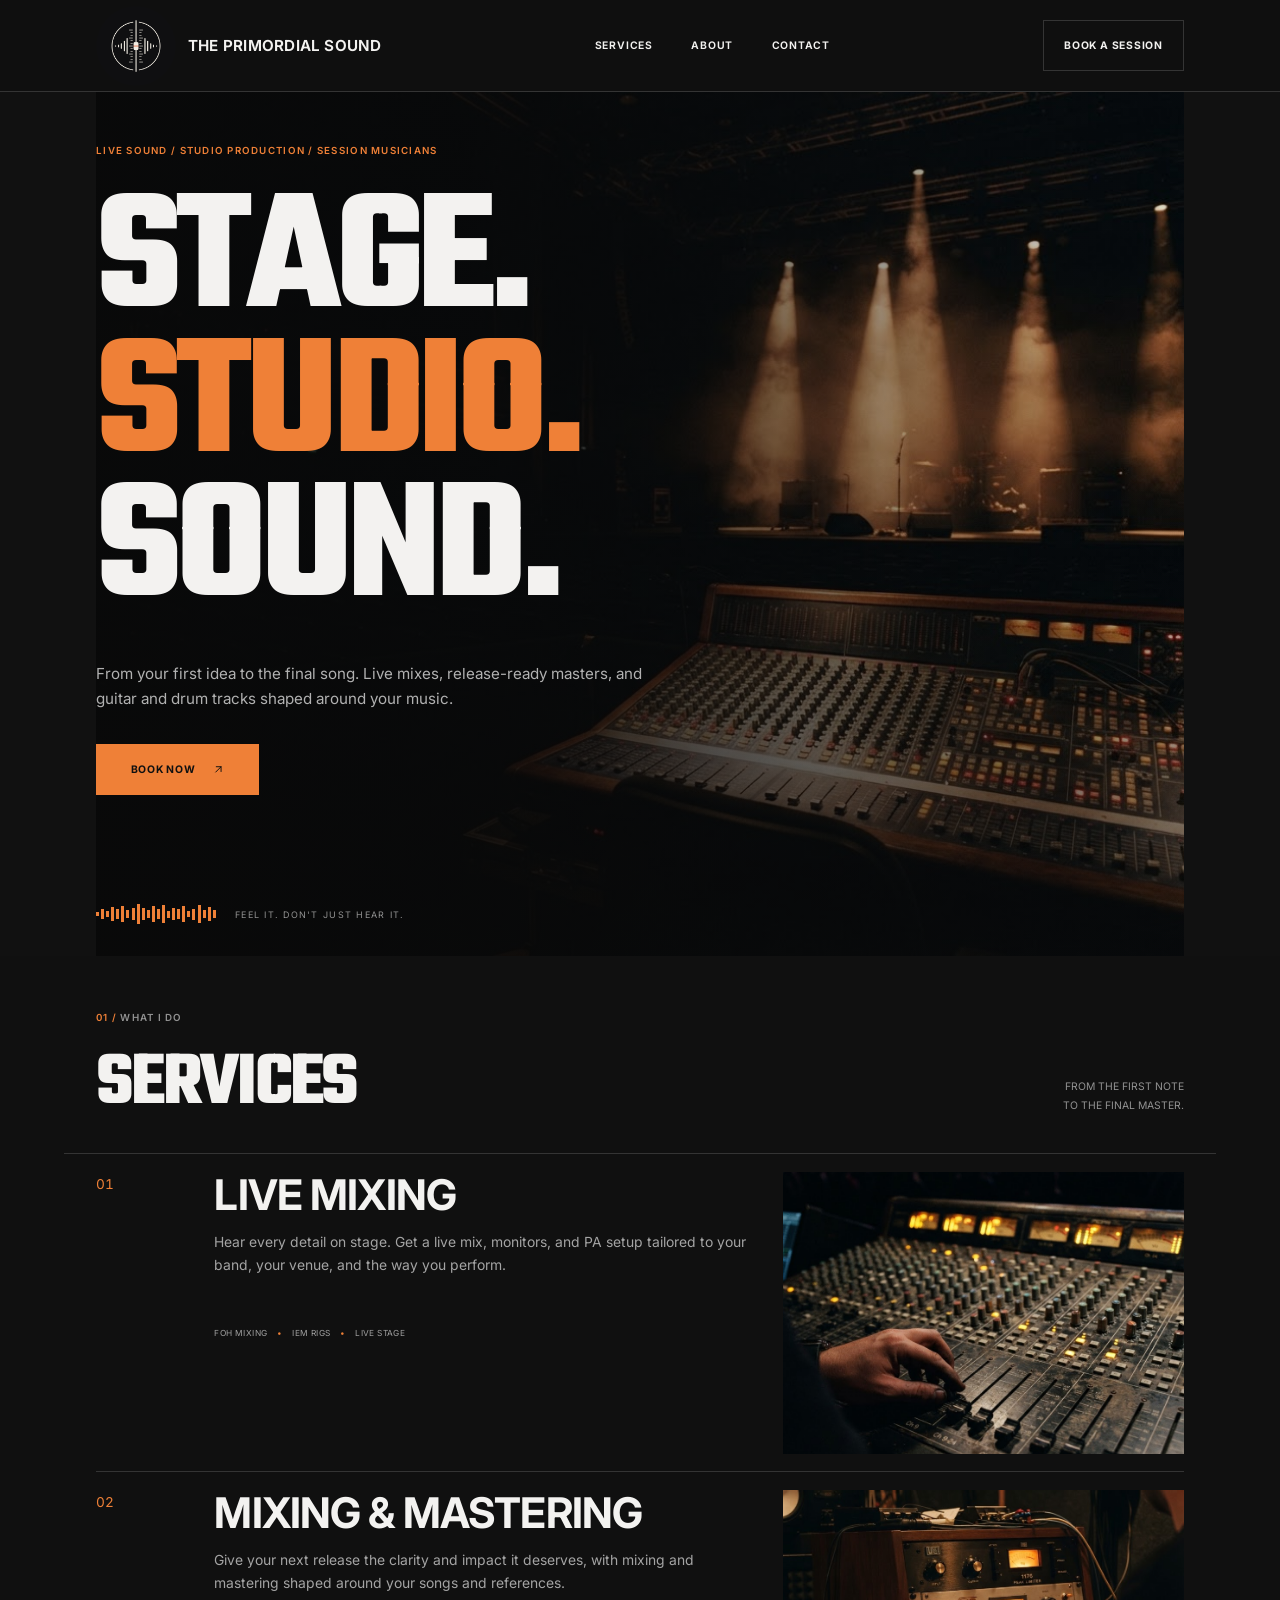
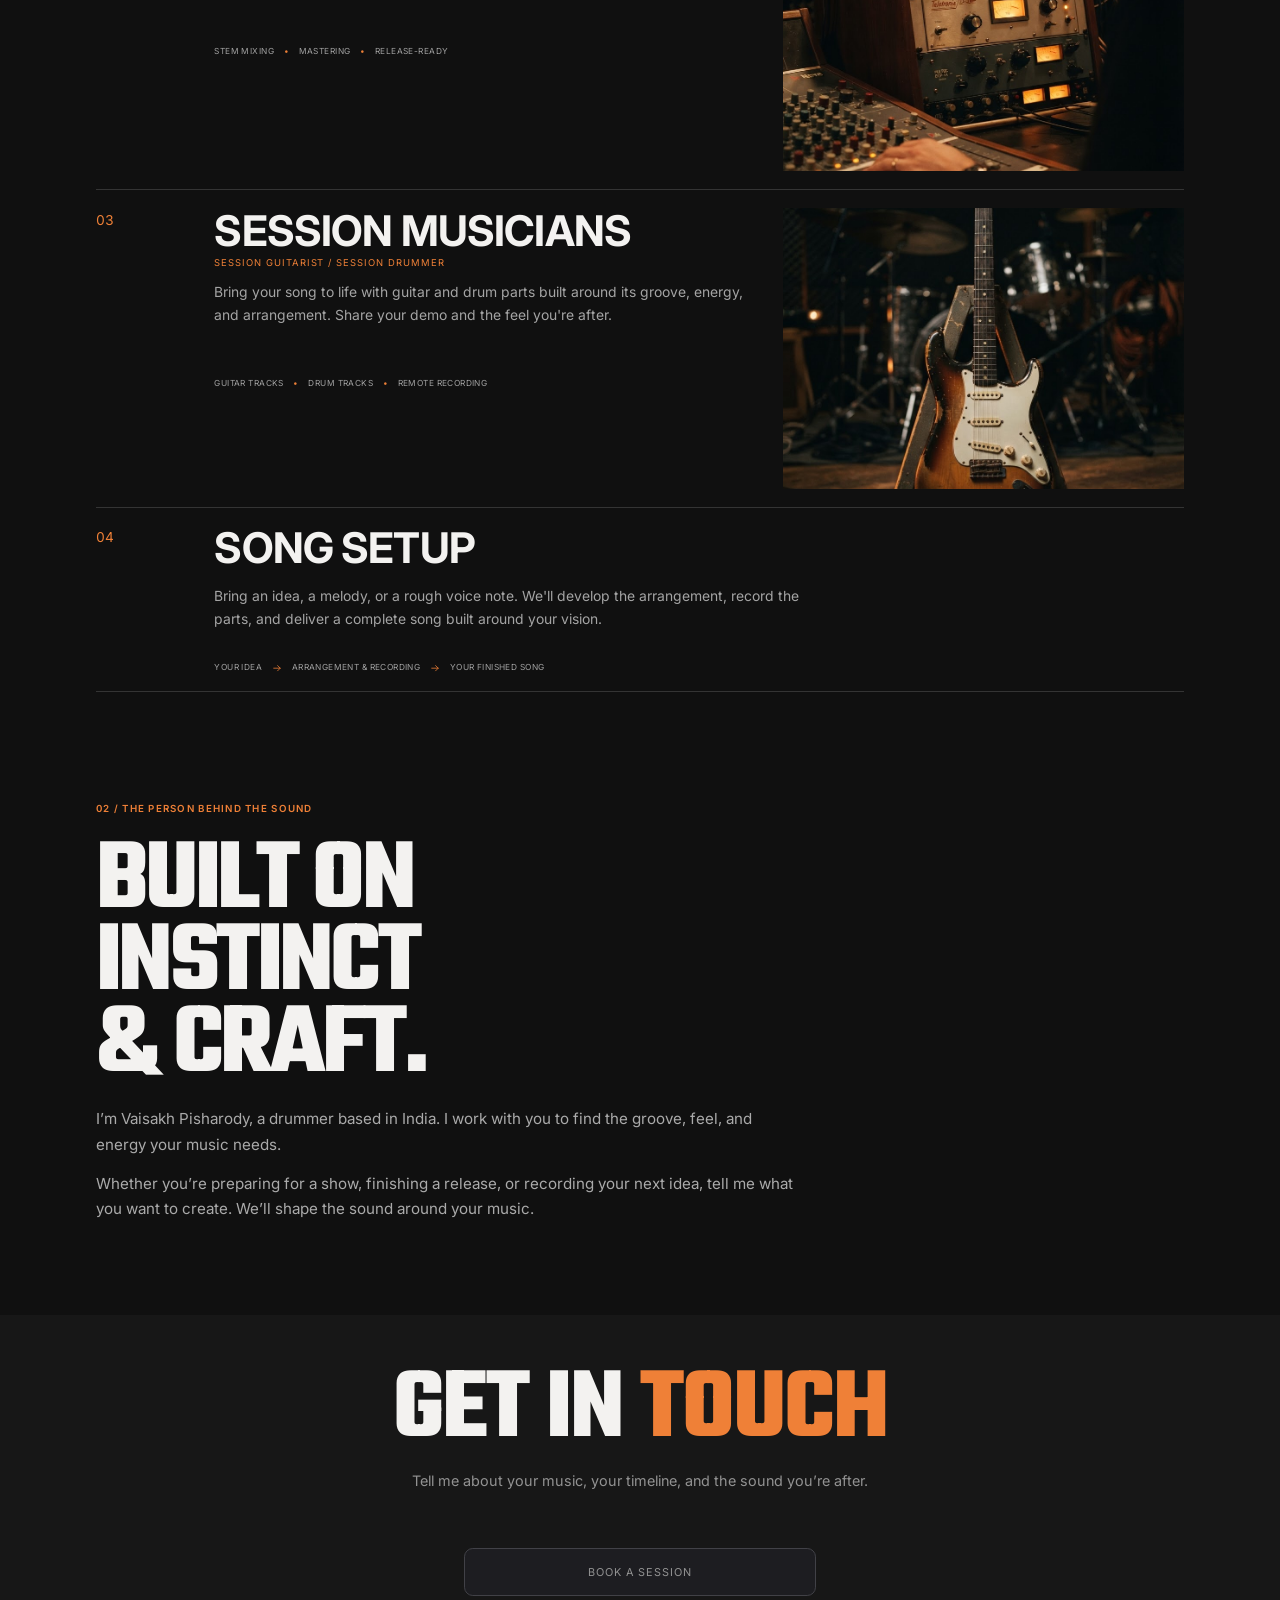
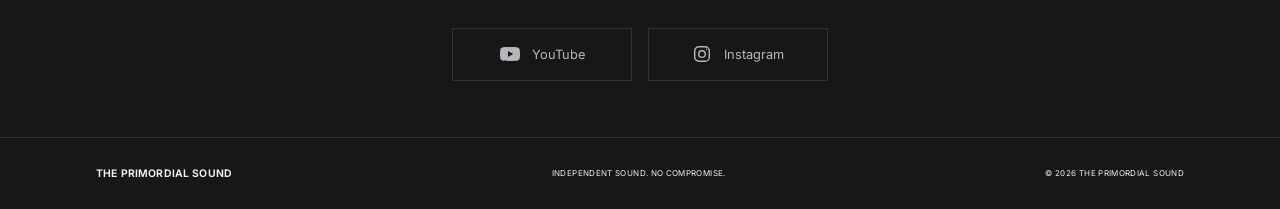
<file: index.html>
<!doctype html>
<html lang="en">
  <head>
    <meta charset="utf-8">
    <meta name="viewport" content="width=device-width, initial-scale=1">
    <meta name="description" content="Live sound, studio production, and session musicians. Based in India. Heard worldwide.">
    <title>The Primordial Sound — Live Sound · Studio · Label</title>
    <link rel="icon" href="assets/brand/fader-icon-dark.png" type="image/png">

    <link rel="preconnect" href="https://fonts.googleapis.com">
    <link rel="preconnect" href="https://fonts.gstatic.com" crossorigin>
    <link href="https://fonts.googleapis.com/css2?family=Inter:ital,opsz,wght@0,14..32,100..900;1,14..32,100..900&display=swap" rel="stylesheet">
    <link href="https://fonts.googleapis.com/css2?family=Teko:wght@500;600;700&display=swap" rel="stylesheet">
    <link rel="preconnect" href="https://fonts.googleapis.com">
    <link rel="preconnect" href="https://fonts.gstatic.com" crossorigin>
    <link href="https://fonts.googleapis.com/css2?family=Poppins:ital,wght@0,100;0,200;0,300;0,400;0,500;0,600;0,700;0,800;0,900;1,100;1,200;1,300;1,400;1,500;1,600;1,700;1,800;1,900&display=swap" rel="stylesheet">

    <link rel="stylesheet" href="styles.css">
  </head>
  <body>
    <header class="site-header">
      <a class="brand" href="" aria-label="The Primordial Sound, home">
        <img src="assets/brand/fader-icon-dark.png" alt="">
        <span>THE PRIMORDIAL SOUND</span>
      </a>
      <nav class="site-nav" aria-label="Main navigation">
        <a href="#services">Services</a>
        <a href="#about">About</a>
        <a href="#contact">Contact</a>
      </nav>
      <a class="button button--outline header-cta" href="#booking-dialog" data-booking-open aria-haspopup="dialog">Book a session</a>
      <details class="mobile-nav">
        <summary aria-label="Open navigation">Menu <span aria-hidden="true">+</span></summary>
        <nav aria-label="Mobile navigation">
          <a href="#services">Services</a>
          <a href="#about">About</a>
          <a href="#contact">Contact</a>
        </nav>
      </details>
    </header>

    <main>
      <section class="hero" id="top">
        <div class="hero__content">
          <p class="eyebrow hero__eyebrow">Live sound <span>/</span> Studio production <span>/</span> Session musicians</p>
          <h1>Stage.<br><span>Studio.</span><br>Sound.</h1>
          <p class="hero__intro">From your first idea to the final song. Live mixes, release-ready masters, and guitar and drum tracks shaped around your music.</p>
          <div class="hero__actions">
            <a class="button button--solid" href="#booking-dialog" data-booking-open aria-haspopup="dialog">Book now <svg class="icon-arrow icon-arrow--up-right" viewBox="0 0 24 24" fill="none" stroke="currentColor" stroke-width="1.8" stroke-linecap="round" stroke-linejoin="round" aria-hidden="true" focusable="false"><path d="M7 17 17 7M8 7h9v9"></path></svg></a>
          </div>
        </div>
        <!-- <p class="hero__location">Based in India.<br>Heard worldwide.</p> -->
        <div class="hero__signal" aria-label="Feel it. Don't just hear it.">
          <div class="signal-wave" aria-hidden="true">
            <span style="--bar: 22%"></span><span style="--bar: 46%"></span><span style="--bar: 32%"></span><span style="--bar: 68%"></span>
            <span style="--bar: 48%"></span><span style="--bar: 82%"></span><span style="--bar: 37%"></span><span style="--bar: 58%"></span>
            <span style="--bar: 100%"></span><span style="--bar: 60%"></span><span style="--bar: 44%"></span><span style="--bar: 76%"></span>
            <span style="--bar: 52%"></span><span style="--bar: 90%"></span><span style="--bar: 35%"></span><span style="--bar: 64%"></span>
            <span style="--bar: 48%"></span><span style="--bar: 78%"></span><span style="--bar: 29%"></span><span style="--bar: 55%"></span>
            <span style="--bar: 88%"></span><span style="--bar: 42%"></span><span style="--bar: 70%"></span><span style="--bar: 36%"></span>
          </div>
          <span>Feel it. Don't just hear it.</span>
        </div>
      </section>

      <section class="services section" id="services">
        <div class="section-intro">
          <div>
            <p class="eyebrow"><span class="accent">01 /</span> What I do</p>
            <h2>Services</h2>
          </div>
          <p class="section-intro__note">From the first note<br>to the final master.</p>
        </div>
        <div class="service-list">
          <article class="service-row">
            <span class="service-row__number">01</span>
            <div class="service-row__content">
              <h3>Live mixing</h3>
              <p>Hear every detail on stage. Get a live mix, monitors, and PA setup tailored to your band, your venue, and the way you perform.</p>
              <p class="service-row__tags">FOH mixing <span>•</span> IEM rigs <span>•</span> Live stage</p>
            </div>
            <img class="service-row__image" src="assets/images/live-console.jpg" alt="A live sound engineer mixing a performance">
          </article>
          <article class="service-row">
            <span class="service-row__number">02</span>
            <div class="service-row__content">
              <h3>Mixing &amp; mastering</h3>
              <p>Give your next release the clarity and impact it deserves, with mixing and mastering shaped around your songs and references.</p>
              <p class="service-row__tags">Stem mixing <span>•</span> Mastering <span>•</span> Release-ready</p>
            </div>
            <img class="service-row__image" src="assets/images/service-mixing-mastering.jpg" alt="Analog studio mixing equipment">
          </article>
          <article class="service-row">
            <span class="service-row__number">03</span>
            <div class="service-row__content">
              <h3>Session musicians</h3>
              <p class="service-row__subtitle">Session guitarist <span>/</span> Session drummer</p>
              <p>Bring your song to life with guitar and drum parts built around its groove, energy, and arrangement. Share your demo and the feel you're after.</p>
              <p class="service-row__tags">Guitar tracks <span>•</span> Drum tracks <span>•</span> Remote recording</p>
            </div>
            <img class="service-row__image" src="assets/images/service-session-musicians.jpg" alt="Electric guitar on a studio stage">
          </article>
          <article class="service-row service-row--text">
            <span class="service-row__number">04</span>
            <div class="service-row__content">
              <h3>Song setup</h3>
              <p>Bring an idea, a melody, or a rough voice note. We'll develop the arrangement, record the parts, and deliver a complete song built around your vision.</p>
              <p class="service-row__tags">Your idea <svg class="icon-arrow icon-arrow--right" viewBox="0 0 24 24" fill="none" stroke="currentColor" stroke-width="1.8" stroke-linecap="round" stroke-linejoin="round" aria-hidden="true" focusable="false"><path d="M4 12h15m-6-6 6 6-6 6"></path></svg> Arrangement &amp; recording <svg class="icon-arrow icon-arrow--right" viewBox="0 0 24 24" fill="none" stroke="currentColor" stroke-width="1.8" stroke-linecap="round" stroke-linejoin="round" aria-hidden="true" focusable="false"><path d="M4 12h15m-6-6 6 6-6 6"></path></svg> Your finished song</p>
            </div>
          </article>
        </div>
      </section>

      <section class="about section" id="about">
        <div class="about__content">
          <p class="eyebrow about__eyebrow">02 / The person behind the sound</p>
          <h2>Built on<br>instinct<br>&amp; craft.</h2>
          <p class="about__copy">I’m Vaisakh Pisharody, a drummer based in India. I work with you to find the groove, feel, and energy your music needs.</p>
          <p class="about__copy">Whether you’re preparing for a show, finishing a release, or recording your next idea, tell me what you want to create. We’ll shape the sound around your music.</p>
        </div>
      </section>

      <section class="contact" id="contact">
        <!-- <p class="eyebrow contact__eyebrow">05 / Your next project starts here</p> -->
        <h2>Get in <span>touch</span></h2>
        <p class="contact__intro">Tell me about your music, your timeline, and the sound you’re after.</p>
        <button class="contact__booking" type="button" data-booking-open aria-haspopup="dialog">
          <span>Book a session</span>
        </button>
        <div class="contact__socials">
          <a class="contact__social" href="https://www.youtube.com/" target="_blank" rel="noopener noreferrer" aria-label="Open YouTube">
            <svg viewBox="0 0 24 24" fill="currentColor" aria-hidden="true" focusable="false">
              <path d="M23.5 6.2a3 3 0 0 0-2.1-2.1C19.5 3.6 12 3.6 12 3.6s-7.5 0-9.4.5A3 3 0 0 0 .5 6.2 31 31 0 0 0 0 12a31 31 0 0 0 .5 5.8 3 3 0 0 0 2.1 2.1c1.9.5 9.4.5 9.4.5s7.5 0 9.4-.5a3 3 0 0 0 2.1-2.1A31 31 0 0 0 24 12a31 31 0 0 0-.5-5.8ZM9.6 15.6V8.4l6.3 3.6-6.3 3.6Z"></path>
            </svg>
            <span>YouTube</span>
          </a>
          <a class="contact__social" href="https://www.instagram.com/theprimordialsound/" target="_blank" rel="noopener noreferrer" aria-label="The Primordial Sound on Instagram">
            <svg viewBox="0 0 24 24" fill="none" stroke="currentColor" stroke-width="1.7" stroke-linecap="round" stroke-linejoin="round" aria-hidden="true" focusable="false">
              <rect x="3.25" y="3.25" width="17.5" height="17.5" rx="5"></rect>
              <circle cx="12" cy="12" r="4"></circle>
              <circle cx="17.7" cy="6.6" r="0.8" fill="currentColor" stroke="none"></circle>
            </svg>
            <span>Instagram</span>
          </a>
        </div>
      </section>
    </main>

    <footer class="site-footer">
      <a class="brand" href="#top">
        <span>THE PRIMORDIAL SOUND</span>
      </a>
      <span class="site-footer__motto">Independent sound. No compromise.</span>
      <span class="site-footer__copyright">© 2026 The Primordial Sound</span>
    </footer>
    <dialog class="booking-dialog" id="booking-dialog" aria-labelledby="booking-title">
      <div class="booking-dialog__header">
        <div>
          <p class="eyebrow">Let’s find your sound</p>
          <h2 id="booking-title">Book a session</h2>
        </div>
        <button class="booking-dialog__close" type="button" aria-label="Close booking form">×</button>
      </div>
      <p class="booking-dialog__intro">Tell us about your music and what you need. We’ll help you find the right next step.</p>
      <form class="booking-form" id="booking-form">
        <fieldset class="booking-services">
          <legend>What are we working on?</legend>
          <span class="booking-services__hint">Select all that apply</span>
          <div class="booking-services__options">
            <label class="booking-service"><input type="checkbox" name="services" value="Live Mixing"><span>Live Mixing</span></label>
            <label class="booking-service"><input type="checkbox" name="services" value="Mixing &amp; Mastering"><span>Mixing &amp; Mastering</span></label>
            <label class="booking-service"><input type="checkbox" name="services" value="Session Guitarist"><span>Session Guitarist</span></label>
            <label class="booking-service"><input type="checkbox" name="services" value="Session Drummer"><span>Session Drummer</span></label>
            <label class="booking-service"><input type="checkbox" name="services" value="Song Setup"><span>Song Setup</span></label>
          </div>
        </fieldset>
        <label class="booking-field">
          Your name
          <input name="name" autocomplete="name" maxlength="120" placeholder="Your name" required>
        </label>
        <label class="booking-field">
          Email address
          <input name="email" type="email" autocomplete="email" maxlength="254" placeholder="you@example.com" required>
        </label>
        <label class="booking-field booking-field--project">
          A little about your project
          <textarea name="message" rows="4" maxlength="3000" placeholder="The idea, the timeline, the sound you’re chasing..." required></textarea>
        </label>
        <label class="booking-form__website" aria-hidden="true">
          Leave this field empty
          <input name="website" tabindex="-1" autocomplete="off">
        </label>
        <button class="button button--solid booking-form__submit" type="submit">Let’s talk sound <svg class="icon-arrow icon-arrow--up-right" viewBox="0 0 24 24" fill="none" stroke="currentColor" stroke-width="1.8" stroke-linecap="round" stroke-linejoin="round" aria-hidden="true" focusable="false"><path d="M7 17 17 7M8 7h9v9"></path></svg></button>
        <p class="booking-form__status" id="booking-status" role="status" aria-live="polite"></p>
        <p class="booking-form__footer">Secure booking form</p>
      </form>
    </dialog>
    <script src="scripts/site.js" defer></script>
  </body>
</html>
</file>
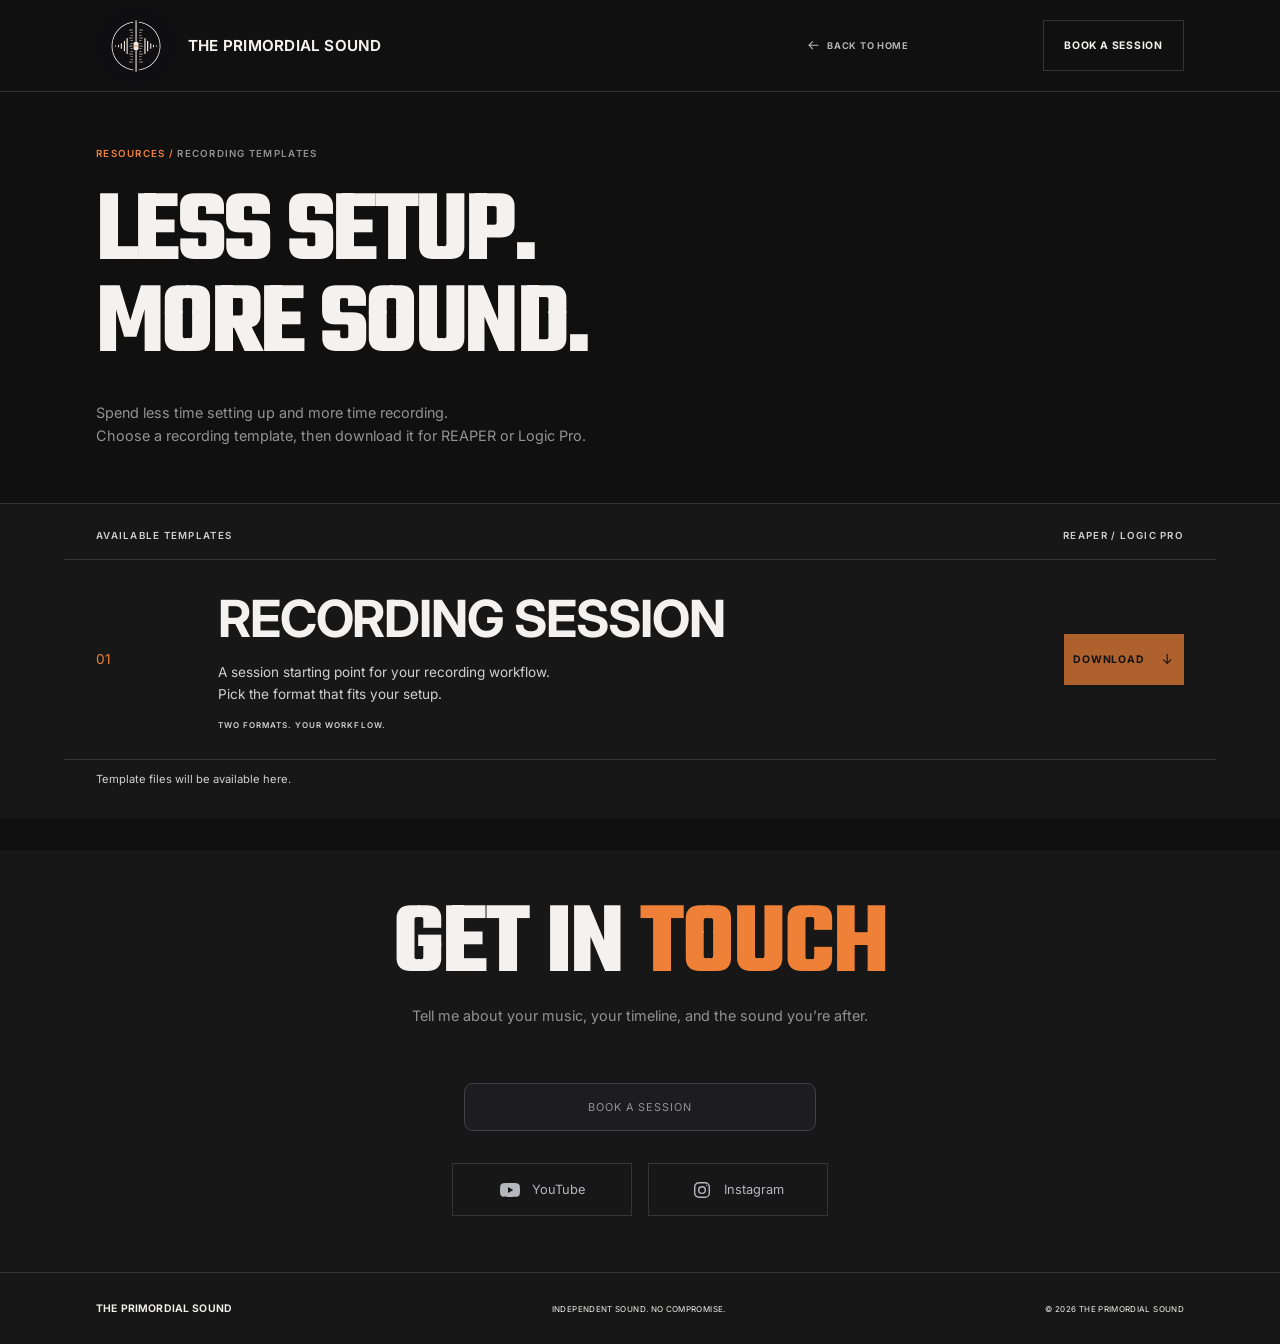
<file: templates.html>
<!doctype html>
<html lang="en">
  <head>
    <meta charset="utf-8">
    <meta name="viewport" content="width=device-width, initial-scale=1">
    <meta name="description" content="Recording templates from The Primordial Sound.">
    <title>Recording Templates — The Primordial Sound</title>
    <link rel="icon" href="assets/brand/fader-icon-dark.png" type="image/png">
    <link rel="preconnect" href="https://fonts.googleapis.com">
    <link rel="preconnect" href="https://fonts.gstatic.com" crossorigin>
    <link href="https://fonts.googleapis.com/css2?family=Inter:ital,opsz,wght@0,14..32,100..900;1,14..32,100..900&display=swap" rel="stylesheet">
    <link href="https://fonts.googleapis.com/css2?family=Teko:wght@500;600;700&display=swap" rel="stylesheet">
    <link rel="stylesheet" href="styles.css">
  </head>
  <body class="templates-site">
    <header class="site-header site-header--templates">
      <a class="brand" href="/" aria-label="The Primordial Sound, home">
        <img src="assets/brand/fader-icon-dark.png" alt="">
        <span>THE PRIMORDIAL SOUND</span>
      </a>
      <a class="back-home" href="/"><svg class="icon-arrow icon-arrow--left" viewBox="0 0 24 24" fill="none" stroke="currentColor" stroke-width="1.8" stroke-linecap="round" stroke-linejoin="round" aria-hidden="true" focusable="false"><path d="M20 12H5m6 6-6-6 6-6"></path></svg> Back to home</a>
      <a class="button button--outline header-cta" href="#booking-dialog" data-booking-open aria-haspopup="dialog">Book a session</a>
    </header>

    <main>
      <section class="templates-intro section">
        <p class="eyebrow"><span class="accent">Resources /</span> Recording templates</p>
        <h1>Less setup.<br>More sound.</h1>
        <p>Spend less time setting up and more time recording.<br>Choose a recording template, then download it for REAPER or Logic Pro.</p>
      </section>
      <section class="templates-list section">
        <div class="templates-list__head">
          <p class="eyebrow">Available templates</p>
          <p class="eyebrow">REAPER / Logic Pro</p>
        </div>
        <article class="template-row">
          <span class="template-row__number">01</span>
          <div class="template-row__content">
            <h2>Recording session</h2>
            <p>A session starting point for your recording workflow.<br>Pick the format that fits your setup.</p>
            <p class="eyebrow">Two formats. Your workflow.</p>
          </div>
          <button class="button button--solid template-download" type="button" disabled aria-describedby="template-download-note">
            Download <svg class="icon-arrow icon-arrow--down" viewBox="0 0 24 24" fill="none" stroke="currentColor" stroke-width="1.8" stroke-linecap="round" stroke-linejoin="round" aria-hidden="true" focusable="false"><path d="M12 4v15m-6-6 6 6 6-6"></path></svg>
          </button>
        </article>
        <p class="template-download-note" id="template-download-note">Template files will be available here.</p>
      </section>
      <section class="contact">
        <h2>Get in <span>touch</span></h2>
        <p class="contact__intro">Tell me about your music, your timeline, and the sound you’re after.</p>
        <button class="contact__booking" type="button" data-booking-open aria-haspopup="dialog">
          <span>Book a session</span>
        </button>
        <div class="contact__socials">
          <a class="contact__social" href="https://www.youtube.com/" target="_blank" rel="noopener noreferrer" aria-label="Open YouTube">
            <svg viewBox="0 0 24 24" fill="currentColor" aria-hidden="true" focusable="false">
              <path d="M23.5 6.2a3 3 0 0 0-2.1-2.1C19.5 3.6 12 3.6 12 3.6s-7.5 0-9.4.5A3 3 0 0 0 .5 6.2 31 31 0 0 0 0 12a31 31 0 0 0 .5 5.8 3 3 0 0 0 2.1 2.1c1.9.5 9.4.5 9.4.5s7.5 0 9.4-.5a3 3 0 0 0 2.1-2.1A31 31 0 0 0 24 12a31 31 0 0 0-.5-5.8ZM9.6 15.6V8.4l6.3 3.6-6.3 3.6Z"></path>
            </svg>
            <span>YouTube</span>
          </a>
          <a class="contact__social" href="https://www.instagram.com/theprimordialsound/" target="_blank" rel="noopener noreferrer" aria-label="The Primordial Sound on Instagram">
            <svg viewBox="0 0 24 24" fill="none" stroke="currentColor" stroke-width="1.7" stroke-linecap="round" stroke-linejoin="round" aria-hidden="true" focusable="false">
              <rect x="3.25" y="3.25" width="17.5" height="17.5" rx="5"></rect>
              <circle cx="12" cy="12" r="4"></circle>
              <circle cx="17.7" cy="6.6" r="0.8" fill="currentColor" stroke="none"></circle>
            </svg>
            <span>Instagram</span>
          </a>
        </div>
      </section>
    </main>

    <footer class="site-footer">
      <a class="brand" href="/#top" aria-label="The Primordial Sound, home">
        <span>THE PRIMORDIAL SOUND</span>
      </a>
      <span class="site-footer__motto">Independent sound. No compromise.</span>
      <span class="site-footer__copyright">© 2026 The Primordial Sound</span>
    </footer>
    <dialog class="booking-dialog" id="booking-dialog" aria-labelledby="booking-title">
      <div class="booking-dialog__header">
        <div>
          <p class="eyebrow">Let’s find your sound</p>
          <h2 id="booking-title">Book a session</h2>
        </div>
        <button class="booking-dialog__close" type="button" aria-label="Close booking form">×</button>
      </div>
      <p class="booking-dialog__intro">Tell us about your music and what you need. We’ll help you find the right next step.</p>
      <form class="booking-form" id="booking-form">
        <fieldset class="booking-services">
          <legend>What are we working on?</legend>
          <span class="booking-services__hint">Select all that apply</span>
          <div class="booking-services__options">
            <label class="booking-service"><input type="checkbox" name="services" value="Live Mixing"><span>Live Mixing</span></label>
            <label class="booking-service"><input type="checkbox" name="services" value="Mixing &amp; Mastering"><span>Mixing &amp; Mastering</span></label>
            <label class="booking-service"><input type="checkbox" name="services" value="Session Guitarist"><span>Session Guitarist</span></label>
            <label class="booking-service"><input type="checkbox" name="services" value="Session Drummer"><span>Session Drummer</span></label>
            <label class="booking-service"><input type="checkbox" name="services" value="Song Setup"><span>Song Setup</span></label>
          </div>
        </fieldset>
        <label class="booking-field">
          Your name
          <input name="name" autocomplete="name" maxlength="120" placeholder="Your name" required>
        </label>
        <label class="booking-field">
          Email address
          <input name="email" type="email" autocomplete="email" maxlength="254" placeholder="you@example.com" required>
        </label>
        <label class="booking-field booking-field--project">
          A little about your project
          <textarea name="message" rows="4" maxlength="3000" placeholder="The idea, the timeline, the sound you’re chasing..." required></textarea>
        </label>
        <label class="booking-form__website" aria-hidden="true">
          Leave this field empty
          <input name="website" tabindex="-1" autocomplete="off">
        </label>
        <button class="button button--solid booking-form__submit" type="submit">Let’s talk sound <svg class="icon-arrow icon-arrow--up-right" viewBox="0 0 24 24" fill="none" stroke="currentColor" stroke-width="1.8" stroke-linecap="round" stroke-linejoin="round" aria-hidden="true" focusable="false"><path d="M7 17 17 7M8 7h9v9"></path></svg></button>
        <p class="booking-form__status" id="booking-status" role="status" aria-live="polite"></p>
        <p class="booking-form__footer">Secure booking form</p>
      </form>
    </dialog>
    <script src="scripts/site.js" defer></script>
  </body>
</html>
</file>
<file: styles.css>
:root {
  color-scheme: dark;
  --background: #101010;
  --surface: #171717;
  --foreground: #f3f2f0;
  --muted: #929292;
  --line: #343434;
  --accent: #ef8037;
  --gutter: clamp(1.25rem, 5vw, 4rem);
  --rail-inset: 0rem;
  --content-gutter: calc(var(--gutter) + var(--rail-inset));
  font-family: "Inter", "Avenir Next", Avenir, "Helvetica Neue", Arial, sans-serif;
  background: var(--background);
  color: var(--foreground);
  scroll-behavior: smooth;
  scrollbar-color: var(--accent) var(--background);
  scrollbar-width: auto;
}

@media (min-width: 90rem) {
  :root {
    --gutter: max(4rem, calc(50% - 45rem));
  }
}

@media (min-width: 1001px) {
  :root {
    --rail-inset: 2rem;
  }
}

html::-webkit-scrollbar {
  width: 14px;
  height: 14px;
}

html::-webkit-scrollbar-track {
  border: 1px solid var(--line);
  border-radius: 999px;
  background: var(--background);
}

html::-webkit-scrollbar-thumb {
  min-height: 2.5rem;
  border: 3px solid var(--background);
  border-radius: 999px;
  background-color: var(--accent);
  background-image: linear-gradient(var(--surface), var(--surface));
  background-repeat: no-repeat;
  background-position: center;
  background-size: 7px 2px;
}

html::-webkit-scrollbar-thumb:hover {
  background-color: #ff9552;
}

html::-webkit-scrollbar-thumb:active {
  background-color: #d66b28;
}

html::-webkit-scrollbar-thumb:focus-visible {
  outline: 2px solid var(--foreground);
  outline-offset: -3px;
}

html::-webkit-scrollbar-corner {
  background: var(--background);
}

* {
  box-sizing: border-box;
}

body {
  min-width: 320px;
  margin: 0;
  background: var(--background);
}

a {
  color: inherit;
  text-decoration: none;
}

button {
  font: inherit;
}

img {
  display: block;
  max-width: 100%;
}

.site-header {
  position: sticky;
  z-index: 20;
  top: 0;
  display: flex;
  min-height: 5.75rem;
  align-items: center;
  justify-content: space-between;
  gap: 2rem;
  padding: 0 var(--content-gutter);
  border-bottom: 1px solid var(--line);
  background: rgb(16 16 16 / 97%);
}

.brand {
  display: inline-flex;
  flex: 0 0 auto;
  align-items: center;
  gap: 0.75rem;
  font-size: 0.95rem;
  font-weight: 650;
  letter-spacing: 0.015em;
  white-space: nowrap;
}

.brand img {
  width: 5rem;
  height: 5rem;
  object-fit: cover;
  border-radius: 50%;
}

.site-nav {
  display: flex;
  align-items: center;
  gap: clamp(1.2rem, 3vw, 2.8rem);
}

.site-nav a,
.header-cta,
.back-home,
.mobile-nav a,
.mobile-nav summary {
  font-size: 0.65rem;
  font-weight: 650;
  letter-spacing: 0.075em;
  text-transform: uppercase;
}

.site-nav a,
.back-home,
.back-to-top {
  transition: color 160ms ease;
}

.site-nav a:hover,
.back-home:hover,
.back-to-top:hover {
  color: var(--accent);
}

.button {
  display: inline-flex;
  min-height: 3.2rem;
  align-items: center;
  justify-content: center;
  gap: 1rem;
  padding: 0 1.25rem;
  border: 1px solid transparent;
  font-size: 0.65rem;
  font-weight: 700;
  letter-spacing: 0.075em;
  text-transform: uppercase;
  transition: background-color 160ms ease, color 160ms ease, border-color 160ms ease;
}

.button--outline {
  border-color: var(--line);
  color: var(--foreground);
}

.button--outline:hover {
  border-color: var(--accent);
  color: var(--accent);
}

.button--solid {
  border-color: var(--accent);
  background: var(--accent);
  color: #101010;
}

.button--solid:hover:not(:disabled) {
  background: #ff9552;
}

.icon-arrow {
  width: 0.9rem;
  height: 0.9rem;
  flex: 0 0 auto;
}

.icon-arrow--up-right {
  width: 0.8rem;
  height: 0.8rem;
}

.button:disabled {
  cursor: not-allowed;
  opacity: 0.7;
}

.mobile-nav {
  display: none;
}

.hero {
  position: relative;
  display: flex;
  min-height: 54rem;
  align-items: flex-start;
  overflow: hidden;
  padding: 3.2rem var(--content-gutter) 7rem;
  background-color: #111;
  background-image:
    linear-gradient(90deg, rgb(9 9 9 / 94%) 0%, rgb(9 9 9 / 74%) 41%, rgb(9 9 9 / 12%) 100%),
    linear-gradient(0deg, rgb(9 9 9 / 55%) 0%, transparent 58%),
    url("assets/images/stage-studio.jpg");
  background-position: center;
  background-size: cover;
}

.hero__content {
  position: relative;
  z-index: 1;
  width: min(100%, 53rem);
}

.eyebrow {
  margin: 0;
  color: var(--muted);
  font-size: 0.61rem;
  font-weight: 600;
  letter-spacing: 0.13em;
  line-height: 1.6;
  text-transform: uppercase;
}

.eyebrow .accent,
.accent {
  color: var(--accent);
}

.hero__eyebrow {
  margin: 0 0 2.1rem;
  color: var(--accent);
}

.hero h1,
.templates-intro h1,
.section-intro h2,
.about h2,
.contact h2 {
  font-family: 'Teko', Impact, Haettenschweiler, "Arial Narrow Bold", sans-serif;
  font-weight: 900;
  letter-spacing: -0.035em;
  text-transform: uppercase;
}

.hero h1 {
  margin: 0;
  font-size: clamp(7rem, 14.5vw, 11rem);
  line-height: 0.82;
}

.about h2,
.contact h2 {
  font-family: "Teko", Impact, Haettenschweiler, "Arial Narrow Bold", sans-serif;
  font-weight: 700;
}

.hero h1 span {
  color: var(--accent);
}

.hero__intro {
  max-width: 36rem;
  margin: 2.2rem 0 0;
  color: #b1b1b1;
  font-size: 0.95rem;
  line-height: 1.65;
}

.hero__actions {
  display: flex;
  flex-wrap: wrap;
  gap: 0.9rem;
  margin-top: 2.1rem;
}

.hero__actions .button--solid {
  min-width: 10.2rem;
}

.hero__actions .button--outline {
  min-width: 12.5rem;
}

.hero__location {
  position: absolute;
  right: var(--content-gutter);
  bottom: 9.5rem;
  margin: 0;
  color: var(--foreground);
  font-size: 0.58rem;
  letter-spacing: 0.07em;
  line-height: 1.7;
  text-align: right;
  text-transform: uppercase;
}

.hero__signal {
  position: absolute;
  right: var(--content-gutter);
  bottom: 2rem;
  left: var(--content-gutter);
  display: flex;
  align-items: center;
  gap: 1.2rem;
}

.hero__signal > span {
  color: var(--muted);
  font-size: 0.56rem;
  letter-spacing: 0.14em;
  text-transform: uppercase;
}

.signal-wave {
  display: flex;
  width: 7.5rem;
  height: 1.25rem;
  align-items: center;
  gap: 2px;
  justify-content: space-between;
}

.signal-wave span {
  flex: 0 0 3px;
  min-width: 1px;
  height: var(--bar);
  background: var(--accent);
}

.section {
  padding: 3.4rem var(--gutter);
}

.section-intro {
  display: flex;
  align-items: flex-end;
  justify-content: space-between;
  gap: 2rem;
  margin-bottom: 2rem;
}

.section-intro h2 {
  margin: 1.4rem 0 0;
  font-size: clamp(3.3rem, 6vw, 5rem);
  line-height: 0.95;
}

.section-intro__note {
  margin: 0 0 0.35rem;
  color: var(--muted);
  font-size: 0.65rem;
  line-height: 1.8;
  text-align: right;
  text-transform: uppercase;
}

.service-list {
  max-width: 90rem;
  margin-left: 0;
  margin-right: auto;
  border-top: 1px solid var(--line);
}

.services > .section-intro {
  max-width: 90rem;
  margin-left: 0;
  margin-right: auto;
}

.service-row {
  display: grid;
  min-height: 15rem;
  grid-template-columns: 5.8rem minmax(0, 1.15fr) minmax(16rem, 0.85fr);
  align-items: start;
  gap: clamp(1rem, 2vw, 2rem);
  padding: 1.1rem 0;
  border-bottom: 1px solid var(--line);
}

.service-row__number {
  padding-top: 0.25rem;
  color: var(--accent);
  font-size: 0.85rem;
  font-variant-numeric: tabular-nums;
}

.service-row__content {
  max-width: 43rem;
}

.service-row h3 {
  margin: 0;
  font-family: 'Inter', Impact, Haettenschweiler, "Arial Narrow Bold", sans-serif;
  font-size: clamp(2rem, 3.3vw, 2.65rem);
  font-weight: 700;
  letter-spacing: -0.02em;
  line-height: 1.1;
  text-transform: uppercase;
}

.service-row__content > p:not(.service-row__tags, .service-row__subtitle) {
  max-width: 39rem;
  margin: 0.8rem 0 0;
  color: #a4a4a4;
  font-size: 0.87rem;
  line-height: 1.65;
}

.service-row__subtitle {
  margin: 0.2rem 0 0;
  color: var(--accent);
  font-size: 0.59rem;
  letter-spacing: 0.1em;
  text-transform: uppercase;
}

.service-row__tags {
  margin: 3.2rem 0 0;
  color: #a1a1a1;
  font-size: 0.52rem;
  letter-spacing: 0.05em;
  text-transform: uppercase;
}

.service-row__tags span {
  margin: 0 0.45rem;
  color: var(--accent);
}

.service-row__tags .icon-arrow {
  width: 0.65rem;
  height: 0.65rem;
  margin: 0 0.45rem;
  color: var(--accent);
  vertical-align: middle;
}

.service-row__image {
  width: 100%;
  height: clamp(13rem, 22vw, 19rem);
  align-self: center;
  object-fit: cover;
}

.service-row--text {
  min-height: 11rem;
  grid-template-columns: 5.8rem minmax(0, 1fr);
}

.service-row--text .service-row__tags {
  margin-top: 2rem;
}

.about {
  display: block;
  background: var(--background);
}

.about__content {
  max-width: 62rem;
  margin-inline: auto;
}

.about h2 {
  max-width: 24rem;
  margin: 1.6rem auto 1.15rem;
  font-size: clamp(5rem, 8vw, 7.5rem);
  line-height: 0.8;
}

.about__eyebrow {
  color: var(--accent);
}

.about__name {
  margin: 0 0 0.65rem;
  font-family: "Inter", Impact, Haettenschweiler, "Arial Narrow Bold", sans-serif;
  font-size: 1.5rem;
  font-weight: 600;
  line-height: 1.1;
  text-transform: uppercase;
}

.about__copy {
  max-width: 44rem;
  margin: 0.8rem auto 0;
  color: #aaa;
  font-size: 0.95rem;
  line-height: 1.7;
}

.contact {
  display: flex;
  flex-direction: column;
  align-items: center;
  margin: 2.4rem var(--gutter) 0;
  padding: clamp(3.5rem, 4vw, 4.5rem) var(--content-gutter) 3.5rem;
  background: var(--surface);
}

.about__content,
.contact {
  text-align: center;
}

body:not(.templates-site) .contact {
  margin-right: 0;
  margin-left: 0;
  background: var(--surface);
}

.contact__eyebrow {
  margin: 0 0 clamp(2rem, 4vw, 3.5rem);
}

.contact h2 {
  max-width: none;
  margin: 0;
  font-size: clamp(4.5rem, 8vw, 8rem);
  line-height: 0.8;
  letter-spacing: -0.02em;
}

.contact h2 span {
  color: var(--accent);
}

.contact__intro {
  max-width: 38rem;
  margin: 1rem 0 2rem;
  color: var(--muted);
  font-size: 0.9rem;
  line-height: 1.6;
}

.contact__booking {
  /* display: flex; */
  width: min(100%, 22rem);
  min-height: 3rem;
  align-items: center;
  gap: 1rem;
  margin-bottom: 2rem;
  padding: 0.75rem;
  border: 1px solid #414147;
  border-radius: 0.55rem;
  background: #1d1d21;
  cursor: pointer;
  font-size: clamp(1rem, 2vw, 1.4rem);
  text-align: center;
  transition: border-color 160ms ease;
}

.contact__booking:focus-visible {
  outline: 2px solid var(--accent);
  outline-offset: 3px;
}

.contact__booking:hover {
  border-color: var(--accent);
}

.contact__booking > span:first-child {
  min-width: 0;
  overflow-wrap: anywhere;
}

.contact__booking-arrow {
  display: grid;
  width: 3rem;
  height: 3rem;
  flex: 0 0 auto;
  place-items: center;
  border-radius: 0.3rem;
  background: var(--accent);
  color: #101010;
}

.contact__booking-arrow svg {
  width: 1.35rem;
  height: 1.35rem;
}

.contact__socials {
  display: flex;
  flex-wrap: wrap;
  justify-content: center;
  gap: 1rem;
}

.contact__social {
  display: inline-flex;
  min-width: 11.25rem;
  min-height: 3.3rem;
  align-items: center;
  justify-content: center;
  gap: 0.75rem;
  padding: 0 1rem;
  border: 1px solid var(--line);
  color: #b6b6bd;
  font-size: 0.8rem;
  transition: border-color 160ms ease, color 160ms ease;
}

.contact__social:hover {
  color: var(--accent);
  border-color: var(--accent);
}

.contact__social:focus-visible {
  outline: 2px solid var(--accent);
  outline-offset: 3px;
}

.contact__social svg {
  width: 1.25rem;
  height: 1.25rem;
  flex: 0 0 auto;
}

.contact__booking {
  margin-top: 1.5rem;
  color: var(--muted);
  font-size: 0.68rem;
  letter-spacing: 0.08em;
  text-transform: uppercase;
}

.contact__booking:hover {
  color: var(--accent);
}

.booking-dialog {
  position: fixed;
  width: min(100% - 2rem, 40rem);
  max-width: 40rem;
  max-height: min(90vh, 56rem);
  padding: clamp(1.5rem, 6vw, 2.5rem);
  overflow: auto;
  scrollbar-color: auto;
  scrollbar-width: none;
  border: 1px solid #343438;
  background: #171719;
  color: var(--foreground);
  box-shadow: 0 1.5rem 5rem rgb(0 0 0 / 65%);
}

.booking-dialog::-webkit-scrollbar {
  display: none;
}

.booking-dialog::backdrop {
  background: rgb(0 0 0 / 78%);
  backdrop-filter: blur(4px);
}

.booking-dialog .eyebrow {
  color: var(--accent);
}

.booking-dialog__header {
  display: flex;
  align-items: flex-start;
  justify-content: space-between;
  gap: 1.5rem;
}

.booking-dialog__header h2 {
  margin: 2rem 0 0;
  font-family: 'Inter', Impact, Haettenschweiler, "Arial Narrow Bold", sans-serif;
  font-size: clamp(2.8rem, 8vw, 4.25rem);
  letter-spacing: -0.035em;
  line-height: 0.95;
  text-transform: uppercase;
}

.booking-dialog__close {
  display: grid;
  width: 1.5rem;
  height: 1.5rem;
  flex: 0 0 auto;
  align-items: center;
  place-items: center;
  padding: 0;
  border: 0;
  border-radius: 0;
  background: transparent;
  color: #a4a4ab;
  cursor: pointer;
  line-height: 1;
}

.booking-dialog__close:hover {
  color: var(--foreground);
  outline: 1px solid var(--muted);
  outline-offset: 3px;
  border-radius: 0;
}

.booking-dialog__close:focus-visible {
  border-radius: 0;
  outline: 2px solid var(--foreground);
  outline-offset: 3px;
}

.booking-dialog__intro {
  max-width: 29rem;
  margin: 0.9rem 0 2rem;
  color: #a6a6ad;
  font-size: 0.92rem;
  line-height: 1.6;
}

.booking-form {
  display: grid;
  grid-template-columns: repeat(2, minmax(0, 1fr));
  gap: 1.2rem 1rem;
}

.booking-services {
  display: grid;
  grid-column: 1 / -1;
  grid-template-columns: 1fr 1fr;
  gap: 0;
  align-items: start;
  min-width: 0;
  margin: 0 0 1.1rem;
  padding: 0;
  border: 0;
}

.booking-services legend,
.booking-services__hint,
.booking-field {
  color: #a7a7ae;
  font-size: 0.58rem;
  font-weight: 500;
  letter-spacing: 0.045em;
  text-transform: uppercase;
}

.booking-services legend {
  grid-column: 1;
  grid-row: 1;
  float: none;
  margin: 0;
  padding: 0;
  line-height: 1.2;
}

.booking-services__hint {
  grid-column: 2;
  grid-row: 1;
  justify-self: start;
  transform: translateY(-0.65rem);
  color: #85858d;
  font-size: 0.52rem;
  line-height: 1.2;
}

.booking-services__options {
  display: grid;
  grid-column: 1 / -1;
  grid-row: 2;
  grid-template-columns: repeat(2, minmax(0, 1fr));
  gap: 0.85rem 1rem;
  margin-top: 1rem;
}

.booking-service {
  display: flex;
  min-height: 3rem;
  align-items: center;
  gap: 0.8rem;
  padding: 0.55rem 0.8rem;
  border: 1px solid #414147;
  border-radius: 2rem;
  background: #222225;
  color: #e2e2e5;
  cursor: pointer;
  font-size: 0.82rem;
  transition: border-color 150ms ease, background-color 150ms ease;
}

.booking-service:has(input:checked) {
  border-color: var(--accent);
  background: #30251f;
}

.booking-service input {
  width: 1.25rem;
  height: 1.25rem;
  flex: 0 0 auto;
  margin: 0;
  appearance: none;
  border: 1px solid #7e7e86;
  border-radius: 50%;
  background: transparent;
  cursor: pointer;
}

.booking-service input:checked {
  border: 5px solid var(--accent);
  background: #222225;
}

.booking-service input:focus-visible {
  outline: 2px solid var(--foreground);
  outline-offset: 3px;
}

.booking-field {
  display: grid;
  gap: 0.45rem;
  min-width: 0;
}

.booking-field--project,
.booking-form__website,
.booking-form__submit,
.booking-form__status,
.booking-form__footer {
  grid-column: 1 / -1;
}

.booking-field input,
.booking-field textarea {
  width: 100%;
  min-height: 3.1rem;
  padding: 0.8rem;
  border: 1px solid #4b4b53;
  border-radius: 0.35rem;
  outline: none;
  background: #222225;
  color: #ececef;
  font: inherit;
  font-size: 0.8rem;
  text-transform: none;
}

.booking-field input::placeholder,
.booking-field textarea::placeholder {
  color: #a4a4ab;
  opacity: 1;
}

.booking-field textarea {
  min-height: 5.2rem;
  resize: vertical;
}

.booking-field input:focus,
.booking-field textarea:focus {
  border-color: var(--accent);
}

.booking-form__website {
  position: absolute !important;
  width: 1px;
  height: 1px;
  overflow: hidden;
  clip: rect(0, 0, 0, 0);
  white-space: nowrap;
}

.booking-form__submit {
  width: 100%;
  margin-top: 0.6rem;
  background: #f08337;
  font-size: 0.67rem;
  font-weight: 500;
}

.booking-form__status {
  min-height: 0;
  margin: 0;
  color: #a7a7ae;
  font-size: 0.75rem;
  line-height: 1.5;
}

.booking-form__status:empty {
  display: none;
}

.booking-form__status[data-state="success"] {
  color: #a4d8a4;
}

.booking-form__status[data-state="error"] {
  color: #ff9a79;
}

.booking-form__footer {
  margin: 0;
  color: #92929a;
  font-size: 0.5rem;
  text-align: center;
  text-transform: uppercase;
}

.booking-form__footer span {
  padding: 0 0.2rem;
  color: var(--accent);
}

.site-footer {
  display: flex;
  width: 100%;
  min-height: 4.5rem;
  align-items: center;
  justify-content: space-between;
  gap: 2rem;
  margin: 0;
  padding: 1rem clamp(1.25rem, 4.5vw, 4.5rem);
  border-top: 1px solid var(--line);
  background: var(--surface);
}

@media (min-width: 1001px) {
  .site-footer {
    padding-inline: var(--content-gutter);
  }
}

.site-footer .brand {
  font-size: 0.65rem;
}

.site-footer .brand img {
  display: none;
}

.site-footer__motto,
.site-footer__copyright {
  color: var(--foreground);
  font-size: 0.5rem;
  letter-spacing: 0.045em;
  text-transform: uppercase;
}

.templates-site {
  display: flex;
  min-height: 100vh;
  min-height: 100svh;
  flex-direction: column;
  background: var(--background);
}

.templates-site main {
  display: flex;
  flex: 1;
  flex-direction: column;
}

.templates-site main .contact {
  margin-top: auto;
  margin-right: 0;
  margin-left: 0;
  background: var(--surface);
}

.site-header--templates {
  min-height: 5.75rem;
  background: var(--background);
}

.back-home {
  margin-left: auto;
  color: #b8b8b8;
  font-size: 0.58rem;
}

.site-header--templates .header-cta {
  margin-left: clamp(1rem, 8vw, 7rem);
}

.back-home {
  display: inline-flex;
  align-items: center;
  gap: 0.45rem;
}

.templates-intro {
  padding-top: 3.4rem;
  padding-bottom: 3.4rem;
}

.templates-intro h1 {
  margin: 1.7rem 0;
  font-size: clamp(4.5rem, 8vw, 6.5rem);
  line-height: 0.9;
}

.templates-intro > p:last-child {
  margin: 0;
  color: var(--muted);
  font-size: 0.9rem;
  line-height: 1.65;
}

.templates-list {
  padding-top: 1.5rem;
  padding-bottom: 2rem;
  margin-bottom: 2rem;
  border-top: 1px solid var(--line);
  --muted: #d0d0d0;
  background: var(--surface);
}

.templates-list__head {
  display: flex;
  justify-content: space-between;
  gap: 2rem;
  padding-bottom: 1rem;
}

.template-row {
  display: grid;
  min-height: 12rem;
  grid-template-columns: 6rem minmax(0, 1fr) 7.5rem;
  align-items: center;
  gap: 1.6rem;
  padding: 1.7rem 0;
  border-top: 1px solid var(--line);
  border-bottom: 1px solid var(--line);
}

.template-row__number {
  color: var(--accent);
  font-size: 0.85rem;
}

.template-row h2 {
  margin: 0;
  font-family: 'Inter', Impact, Haettenschweiler, "Arial Narrow Bold", sans-serif;
  font-size: clamp(2rem, 4vw, 3.2rem);
  letter-spacing: -0.02em;
  text-transform: uppercase;
}

.template-row__content > p:not(.eyebrow) {
  margin: 0.8rem 0;
  color: var(--muted);
  font-size: 0.85rem;
  line-height: 1.6;
}

.template-row .eyebrow {
  font-size: 0.5rem;
}

.template-download-note {
  margin: 0;
  padding-top: 0.8rem;
  color: var(--muted);
  font-size: 0.7rem;
}



@media (max-width: 1000px) {
  .site-header {
    gap: 1rem;
  }

  .site-nav {
    gap: 1rem;
  }

  .site-nav a {
    font-size: 0.56rem;
  }

  .header-cta {
    display: none;
  }

  .mobile-nav {
    display: block;
    position: relative;
  }

  .mobile-nav summary {
    color: var(--accent);
    cursor: pointer;
    list-style: none;
  }

  .mobile-nav summary::-webkit-details-marker {
    display: none;
  }

  .mobile-nav nav {
    position: absolute;
    top: calc(100% + 1.5rem);
    right: 0;
    display: grid;
    min-width: 13rem;
    gap: 1.2rem;
    padding: 1.4rem;
    border: 1px solid var(--line);
    background: var(--background);
  }

  .site-header:not(.site-header--templates) .site-nav {
    display: none;
  }

  .site-header--templates .site-nav {
    display: none;
  }
}

@media (max-width: 760px) {
  .site-header {
    min-height: 4.5rem;
    padding-block: 0.75rem;
  }

  .brand {
    gap: 0.5rem;
    font-size: 0.76rem;
  }

  .brand img {
    width: 2.1rem;
    height: 2.1rem;
  }

  .hero {
    min-height: 47rem;
    min-height: max(42rem, calc(100svh - 4.5rem));
    padding-top: 3rem;
    background-position: 58% center;
  }

  .hero h1 {
    font-size: clamp(5.5rem, 20vw, 8.5rem);
  }

  .hero__eyebrow {
    max-width: 24rem;
    font-size: 0.54rem;
    line-height: 1.9;
  }

  .hero__intro {
    max-width: 29rem;
    margin-top: 1.8rem;
    font-size: 0.82rem;
  }

  .hero__location {
    right: var(--content-gutter);
    bottom: 6.2rem;
    font-size: 0.5rem;
  }

  .hero__signal {
    bottom: 1.8rem;
    flex-wrap: wrap;
    gap: 0.7rem;
  }

  .section {
    padding-block: 2.8rem;
  }

  .section-intro {
    align-items: flex-start;
    flex-direction: column;
    gap: 0.8rem;
  }

  .section-intro h2 {
    font-size: clamp(3rem, 12vw, 4.5rem);
  }

  .section-intro__note {
    display: none;
  }

  .service-row {
    min-height: 0;
    grid-template-columns: 2.2rem minmax(0, 1fr);
    gap: 0.65rem;
    padding: 1.4rem 0;
  }

  .service-row__content {
    grid-column: 2;
  }

  .service-row__image {
    width: min(100%, 18rem);
    height: 12rem;
    grid-column: 2;
    grid-row: 2;
    margin-top: 0.8rem;
  }

  .service-row__tags,
  .service-row--text .service-row__tags {
    margin-top: 1.5rem;
    line-height: 1.8;
  }

  .service-row--text {
    grid-template-columns: 2.2rem minmax(0, 1fr);
  }

  .about h2 {
    font-size: clamp(4rem, 14vw, 5.5rem);
  }

  .contact h2 {
    font-size: clamp(3.75rem, 16vw, 5.5rem);
  }

  .contact {
    margin-top: 1.25rem;
    padding: 3rem 1.25rem 2.5rem;
  }

  .contact__eyebrow {
    margin-bottom: 2rem;
  }

  .contact__intro {
    margin-bottom: 1.5rem;
  }

  .contact__booking {
    min-height: 4rem;
    margin-bottom: 1.25rem;
    padding: 0.5rem;
    font-size: clamp(0.75rem, 4vw, 1rem);
  }

  .contact__booking-arrow {
    width: 5rem;
    height: 5rem;
  }

  .contact__socials {
    width: min(100%, 24rem);
    gap: 0.65rem;
  }

  .contact__social {
    min-width: 9rem;
    min-height: 3rem;
    flex: 1 1 9rem;
  }

  .contact__booking {
    margin-top: 1rem;
  }

  .booking-dialog {
    width: min(100% - 1rem, 40rem);
    max-height: min(92dvh, 56rem);
    padding: 1.5rem;
  }

  .booking-services__options {
    gap: 0.6rem;
  }
}

@media (min-width: 1001px) {
  .hero {
    background-image: none;
  }

  .hero::before {
    position: absolute;
    inset: 0 var(--content-gutter);
    max-width: calc(90rem - var(--rail-inset) - var(--rail-inset));
    margin-inline: auto;
    background-image:
      linear-gradient(90deg, rgb(9 9 9 / 94%) 0%, rgb(9 9 9 / 74%) 41%, rgb(9 9 9 / 12%) 100%),
      linear-gradient(0deg, rgb(9 9 9 / 55%) 0%, transparent 58%),
      url("assets/images/stage-studio.jpg");
    background-position: center;
    background-size: cover;
    content: "";
  }

  .about__content {
    max-width: 90rem;
    margin-inline: 0;
    padding-inline: var(--rail-inset);
    text-align: left;
  }

  .services > .section-intro,
  .service-list {
    padding-inline: var(--rail-inset);
  }

  .templates-intro {
    padding-inline: var(--content-gutter);
  }

  .templates-list__head,
  .template-row,
  .template-download-note {
    padding-inline: var(--rail-inset);
  }

  .about h2 {
    margin-left: 0;
  }

  .about__copy {
    margin-left: 0;
  }
}

@media (min-width: 90rem) {
  .booking-service {
    min-height: 2.8rem;
    gap: 0.55rem;
    padding-inline: 0.65rem;
    font-size: 0.68rem;
  }

  .booking-service input {
    width: 1.1rem;
    height: 1.1rem;
  }

  .site-footer {
    align-items: flex-start;
    flex-direction: column;
    gap: 0.65rem;
    padding: 1.25rem var(--gutter);
  }

  .site-header--templates {
    flex-wrap: wrap;
  }

  .back-home {
    margin-left: auto;
  }

  .template-row {
    grid-template-columns: 2rem minmax(0, 1fr);
    gap: 0.8rem;
  }

  .template-row .button {
    grid-column: 2;
    justify-self: start;
  }

}

@media (prefers-reduced-motion: reduce) {
  :root {
    scroll-behavior: auto;
  }

  *,
  *::before,
  *::after {
    transition-duration: 0.01ms !important;
  }
}
</file>
